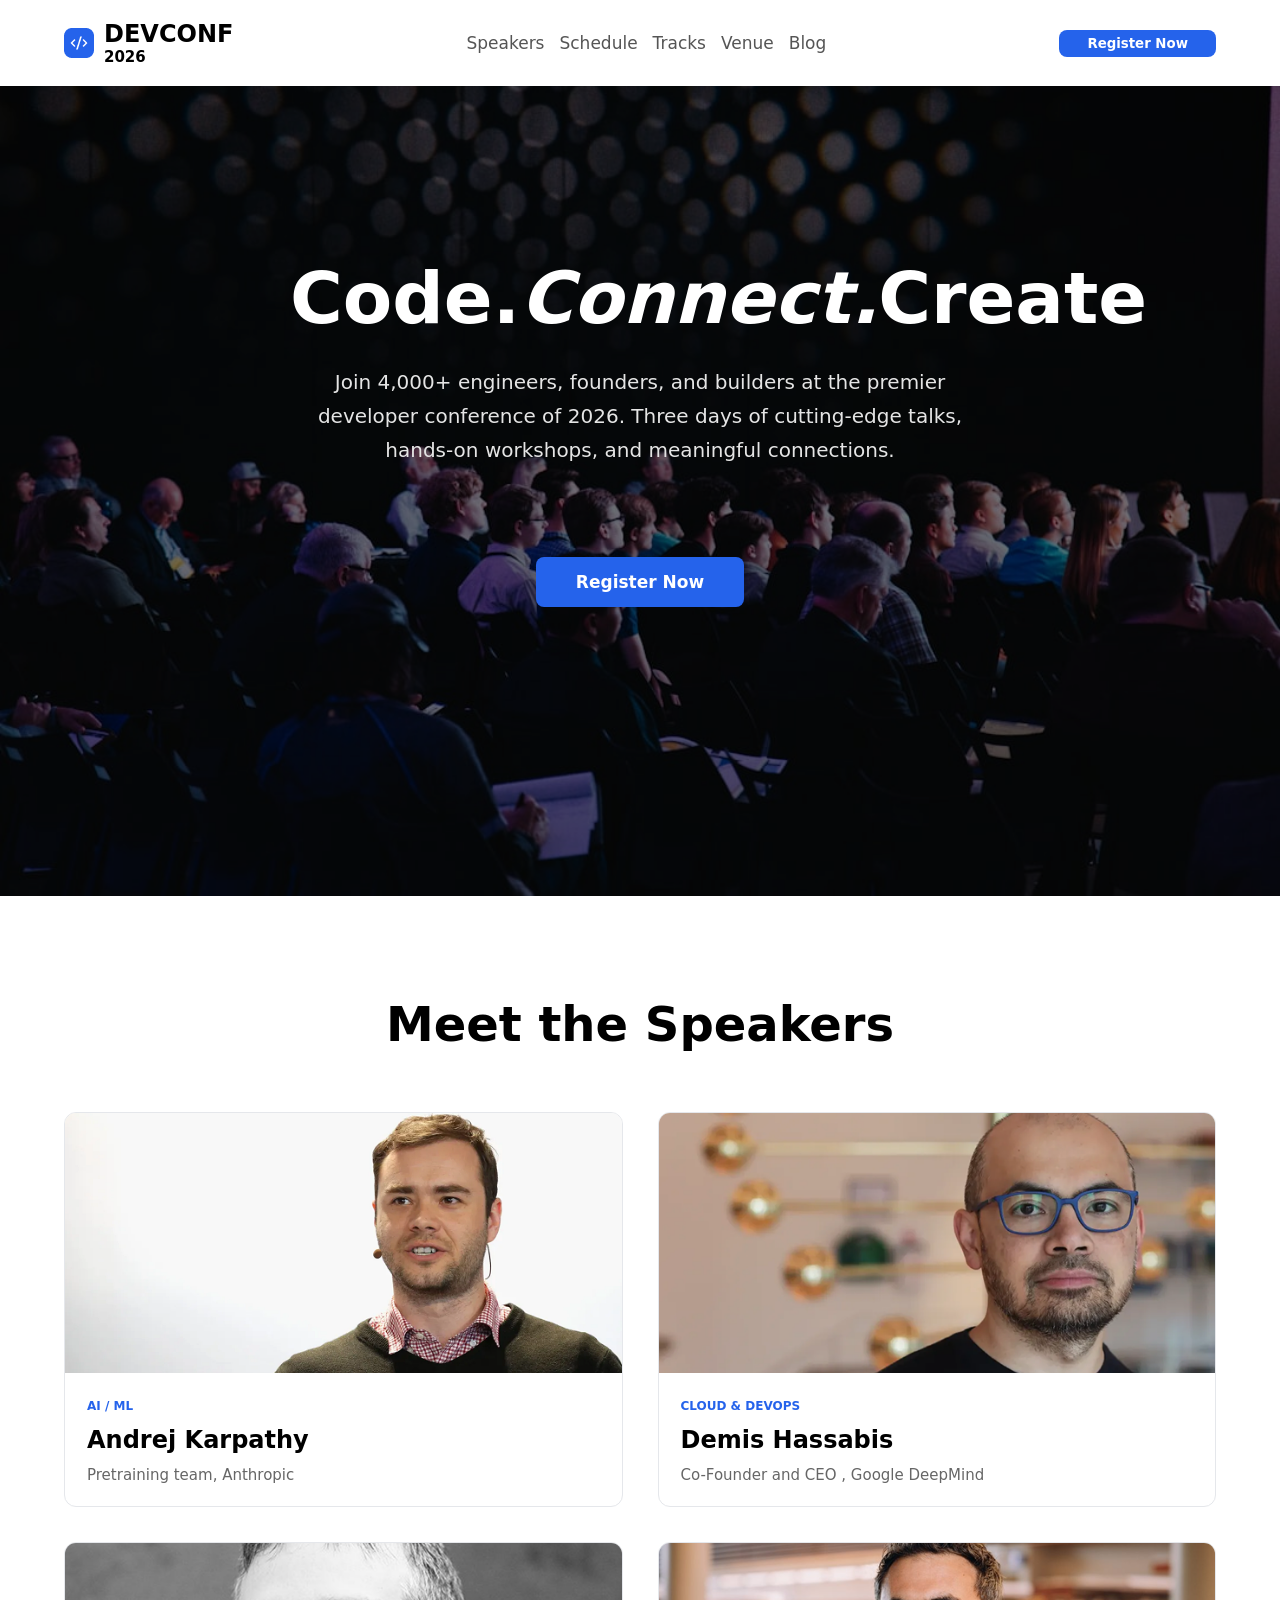
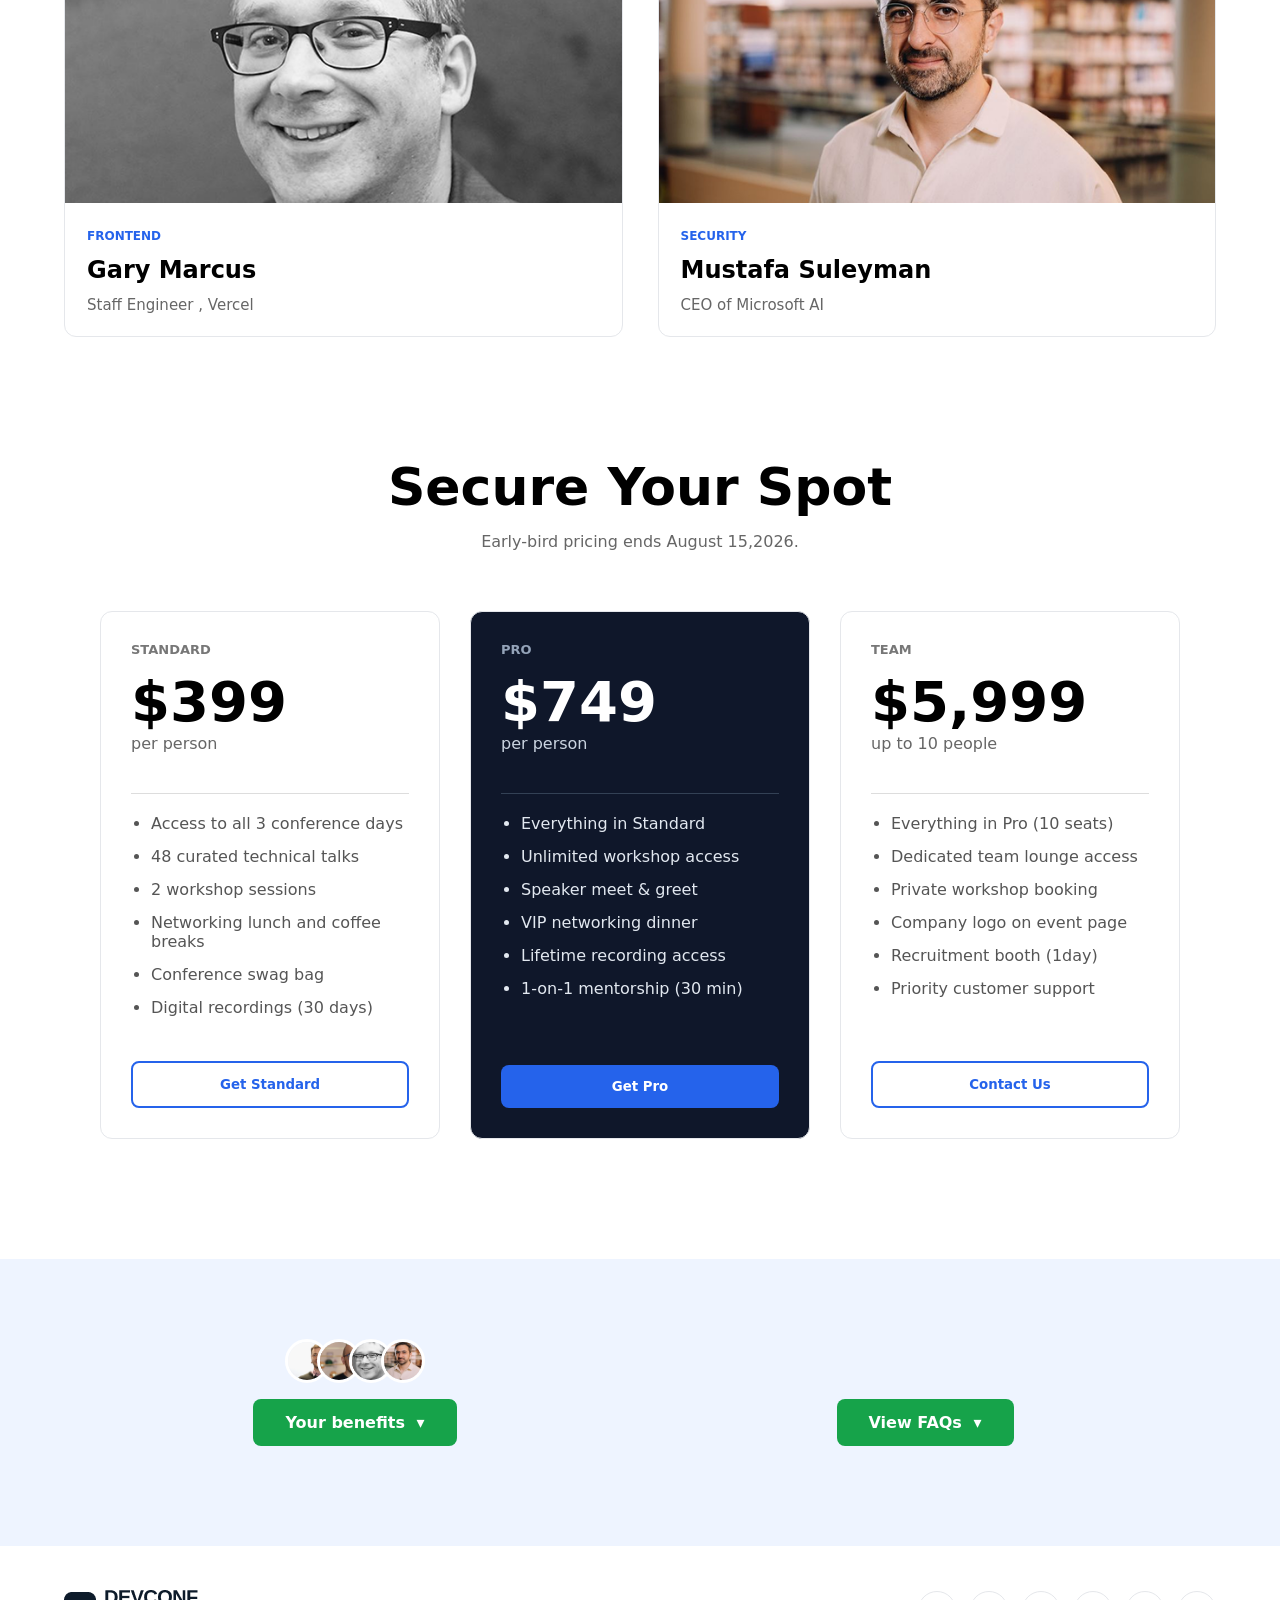
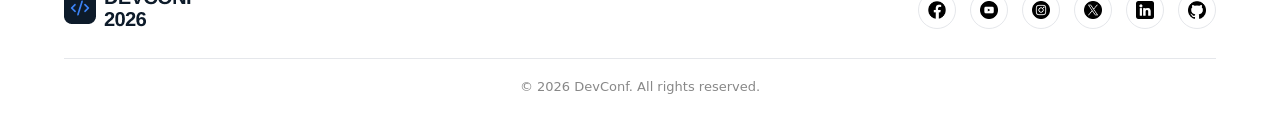
<file: index.html>
<!DOCTYPE html>
<html lang="en">
<head>
    <meta charset="UTF-8">
    <meta name="viewport" content="width=device-width, initial-scale=1.0">
    <title>Document</title>
    <link rel="stylesheet" href="./style.css">
    
</head>
<body>
    <header>
              <nav>
                
                 <div class="logo">
                    <img src="logo-mini.png" alt=":logo pic">

                <!-- <i class="bi bi-code-slash"></i> -->

                <div>
                    <h2>DEVCONF</h2>
                    <p>2026</p>
                </div>

            </div>
                <ul class="nav-middle-elements">
                    <li><a href="speakers.html">Speakers</a></li>
                    <li><a href="schedule.html">Schedule</a></li>
                    <li><a href="tracks.html">Tracks</a></li>
                    <li><a href="venue.html">Venue</a></li>
                    <li><a href="blog.html">Blog</a></li>

                </ul>
                <div ><button class="common-button">Register Now</button></div>
                    
              </nav>
              <section class="banner-parent">
                <div class="banner-child1">
                    <div class="banner-child2">
                          
                          <h1>Code.<em>Connect.</em>Create</h1>
                          <p>
                Join 4,000+ engineers, founders, and builders at the premier
                developer conference of 2026. Three days of cutting-edge talks,
                hands-on workshops, and meaningful connections.
            </p>


                           <button class="banner-button">Register Now</button>
                    </div>
                  
                </div>
              </section >





              <section class="Speakers">
                <h2>Meet the Speakers</h2>
                <div class="speaker1234">
                    <div class="view-speaker">
                        <img src="andrej.png" alt="Picture of Andrej Karpathy">
    
                        <div class="speaker-detail">
                                <span>AI / ML</span>
                                <h3>Andrej Karpathy</h3>
                                <p>Pretraining team, Anthropic</p>


                        </div>
                          
                    </div>
                
                
                 
                    <div class="view-speaker">
                        <img src="demis.png" alt="Picture of Demis Hassabis">
                        <div class="speaker-detail">
                             <span>CLOUD & DEVOPS</span>
                                <h3>Demis Hassabis</h3>
                                <p>Co-Founder and CEO , Google DeepMind</p>

                        </div>
                    </div>
                


                
                    <div class="view-speaker">
                        <img src="gary.png" alt="Picture of Gary Marcus">
                        <div class="speaker-detail">
                             <span>FRONTEND</span>
                                <h3>Gary Marcus</h3>
                                <p>Staff Engineer , Vercel</p>

                        </div>
                    </div>
                

        
                
                    <div class="view-speaker">
                        <img src="mustafa.png" alt="Picture of Mustafa Suleyman">
                        <div class="speaker-detail">
                             <span>SECURITY</span>
                                <h3> Mustafa Suleyman</h3>
                                <p>CEO of Microsoft AI</p>

                        </div>
                    </div>
                </div>



 
              
        
        </section>

        <section class="pricing-cards">
            <h2>Secure Your Spot</h2>
            <p class="attraction">Early-bird pricing ends August 15,2026.</p>
            <div class="pricing-card-parent">
                 <div class="price-card1">
                    <span class="second-span">STANDARD</span>
                    <h3>$399</h3>
                    <p class="people">per person</p>
                    <hr>

                    <!-- ul>li*6 -->
                     <ul>
                        <li>Access to all 3 conference days</li>
                        <li>48 curated technical talks</li>
                        <li>2 workshop sessions</li>
                        <li>Networking lunch and coffee breaks</li>
                        <li>Conference swag bag</li>
                        <li>Digital recordings (30 days)</li>
                     </ul>
                     <button class="number3-button">Get Standard</button>
                 </div>
                 <div class="special-price-card">
                    <span class="second-span">PRO</span>
                    <h3>$749</h3>
                    <p class="people">per person</p>
                    <hr>

                    <ul>
                        <li>Everything in Standard</li>
                        <li>Unlimited workshop access</li>
                        <li>Speaker meet & greet</li>
                        <li>VIP networking dinner</li>
                        <li>Lifetime recording access</li>
                        <li>1-on-1 mentorship (30 min)</li>
                    </ul>

                    <button class="number4-button">Get Pro</button>
                 </div>


                 <div class="price-card2">
                    <span class="second-span">TEAM</span>
                    <h3>$5,999</h3>
                    <p class="people">up to 10 people</p>
                    <hr>

                    <ul>
                        <li>Everything in Pro (10 seats)</li>
                        <li>Dedicated team lounge access</li>   
                        <li>Private workshop booking</li>
                        <li>Company logo on event page</li>
                        <li>Recruitment booth (1day)</li>
                        <li>Priority customer support</li>
                    </ul>

                    <button class="number5-button">Contact Us</button>
                 </div>
            
          </div>
        </section>

     <!-- Placeholder Section  -->


        <section class="benefits-faq-section">
  <div class="two-col-wrapper">

    <div class="col">
      <div class="speaker-strip">
        <img src="andrej.png" alt="Andrej Karpathy">
        <img src="demis.png" alt="Demis Hassabis">
        <img src="gary.png" alt="Gary Marcus">
        <img src="mustafa.png" alt="Mustafa Suleyman">
      </div>
      <input type="checkbox" id="show-adv" class="reveal-toggle">
      <label for="show-adv" class="green-button">Your benefits <span class="arrow">&#9662;</span></label>
      <ul class="adv-list">
        <li class="adv-item">
          <img src="andrej.png" alt="Andrej Karpathy" class="adv-avatar">
          <span>Learn from Andrej Karpathy on the frontier of AI/ML pretraining</span>
        </li>
        <li class="adv-item">
          <img src="demis.png" alt="Demis Hassabis" class="adv-avatar">
          <span>Hear Demis Hassabis, Co-Founder and CEO of Google DeepMind</span>
        </li>
        <li class="adv-item">
          <img src="gary.png" alt="Gary Marcus" class="adv-avatar">
          <span>Get engineering insight from Gary Marcus at Vercel</span>
        </li>
        <li class="adv-item">
          <img src="mustafa.png" alt="Mustafa Suleyman" class="adv-avatar">
          <span>Understand AI safety with Mustafa Suleyman, CEO of Microsoft AI</span>
        </li>
        <li class="adv-item"><span class="num-badge">05</span><span>Network with 4,000+ engineers, founders, and builders</span></li>
        <li class="adv-item"><span class="num-badge">06</span><span>Access 48 curated technical talks across 3 days</span></li>
        <li class="adv-item"><span class="num-badge">07</span><span>Join hands-on workshops led by industry experts</span></li>
        <li class="adv-item"><span class="num-badge">08</span><span>Compete in a 48-hour hackathon with real prizes</span></li>
        <li class="adv-item"><span class="num-badge">09</span><span>Get lifetime recording access with Pro or Team tickets</span></li>
        <li class="adv-item"><span class="num-badge">10</span><span>Meet future co-founders, employers, and collaborators</span></li>
      </ul>
    </div>

    <div class="col">
      <input type="checkbox" id="show-faq" class="reveal-toggle">
      <label for="show-faq" class="green-button faq-button">View FAQs <span class="arrow">&#9662;</span></label>
      <ul class="faq-list">
        <li><strong>Where is DevConf 2026 taking place?</strong><br>Venue details will be shared closer to the event.</li>
        <li><strong>Can I upgrade my ticket after purchase?</strong><br>Yes, email support and we'll adjust the tier for you.</li>
        <li><strong>Are recordings available if I miss a talk?</strong><br>Standard gets 30 days, Pro and Team get lifetime access.</li>
        <li><strong>Is there a student discount?</strong><br>Yes, 40% off Standard with a valid .edu email.</li>
        <li><strong>What's included in a Team ticket?</strong><br>Everything in Pro for up to 10 seats, plus a private lounge and a recruitment booth.</li>
        <li><strong>Can I get a refund if I can't attend?</strong><br>Refunds are available up to 14 days before the event.</li>
        <li><strong>Will there be food provided?</strong><br>Yes, networking lunch and coffee breaks are included with every ticket.</li>
      </ul>
    </div>

  </div>
</section>

<footer class="last-part">
    <div class="footer-parent">
        <div class="logo2">
            <img src="logo.png" alt="DevConf logo">
            
        </div>
    
    <div class="social-links">
        <a href="https://www.facebook.com/"  class="social-icon"> <img src="facebook.png" alt="facebook icon"  width="24" height="24"></a>
        <a href="https://www.youtube.com/"  class="social-icon"><img src="youtube.png" alt="youtube icon"width="24" height="24"> </a>
        <a  href="https://www.instagram.com/"  class="social-icon"><img src="instagram.png"alt="instragram icon" width="24" height="24"></a>
        <a  href="https://x.com/"  class="social-icon"><img src="twitter.png"  alt="twitter icon"  width="24" height="24" > </a>
        <a  href="https://www.linkedin.com/"  class="social-icon"> <img src="linkedin.png" alt="linkedin icon"  width="24" height="24"> </a>
        <a   href="https://github.com/"  class="social-icon"><img src="github.png"  alt="github icon" width="24" height="24"> </a>
      </div>
    </div>
     <hr class="footer-divider">

  <p class="footer-copyright">© 2026 DevConf. All rights reserved.</p>
</footer> 
    </header>
   
</body>
</html>
</file>
<file: style.css>
*{
    margin:0;
    padding:0;
    box-sizing:border-box;
    font-family: 'Segoe UI', system-ui, -apple-system, Arial, sans-serif;
}


nav{

    width:90%;
    max-width:1200px;

    margin:auto;

    display:flex;

    justify-content:space-between;

    align-items:center;

    padding:20px 0;

}

.logo{

    display:flex;
    align-items:center;
    gap:10px;

}

.logo i{

    font-size:34px;
    color:#2563eb;

}

.logo h2{

    font-size:24px;

}

.logo p{

    font-size:15px;
    font-weight:bold;

}


i{
    font-size:30px;
    color:#2563eb;
}
.nav-middle-elements{
    display: flex;
    list-style: none;
    gap:15px;
    
    
}
nav ul li:hover{
    background-color: lightgrey;
}

ul li a{
    text-decoration: none;
     color:#555;
    font-size:17px;
}

.common-button{
     background-color: #2563eb;
    color: white;
    text-decoration: none;
    padding: 6px 28px;
    border-radius: 8px;
    display: inline-block;
    font-weight: 600;
     border:none;
    cursor:pointer;
}
.common-button:hover{
     background-color:grey;
}
.banner-parent{
    height:90vh;
     background-image:url("banner.jpg");

    background-size:cover;

    background-position:center;

    background-repeat:no-repeat;

    position:relative;

}
.banner-child1{
     width:100%;

    height:100%;

    background:rgba(0,0,0,.55);

    display:flex;

    justify-content:center;

    align-items:center;

}
.banner-child2{
    width:700px;
    text-align:center;

    position: relative;
    top: -60px; }
.banner-parent h1{
font-size:72px;

    color:white;

    font-weight:800;

    margin-bottom:25px;

}
.banner-child2 p
{
    color:#e5e5e5;

    font-size:20px;

    line-height:1.7;

    margin-bottom:40px;

}
.banner-button{
      background:#2563eb;

    color:white;

    border:none;

    padding:15px 40px;

    border-radius:8px;

    cursor:pointer;

    font-size:17px;

    font-weight:600;

    transition:.3s;
    margin-top: 50px;

}
.banner-button:hover{
     background:gray;

}
.Speakers{
    width:90%;

    max-width:1200px;

    margin:100px auto;

   

}
    
.Speakers h2{
      text-align:center;

    font-size:48px;

    font-weight:800;

    margin-bottom:60px;

}
.speaker1234{
      display:grid;

    grid-template-columns:repeat(2,1fr);

    gap:35px;
}
.view-speaker{
     border:1px solid #e5e7eb;

    border-radius:12px;

    overflow:hidden;

    transition:.3s;

    background:white;


}

.view-speaker img{
     width:100%;

    height:260px;

    object-fit:cover;

    display:block;
}
.speaker-detail{
    padding:22px;
}
.speaker-detail span{
    color:#2563eb;

    font-size:12px;

    font-weight:700;

    text-transform:uppercase; 
}
.speaker-detail h3{
     margin:12px 0;

    font-size:24px;
}
.speaker-detail p{
      color:#666;

    font-size:15px;
}
.pricing-card-parent{
    display:flex;
    justify-content:center;
    gap:30px;
    align-items:stretch;
}
 .pricing-cards{
   width:90%;
    max-width:1200px;

    margin:120px auto;
 }
 .pricing-cards h2{
text-align:center;

    font-size:52px;

    margin-bottom:15px;
 }
.attraction{
 text-align:center;

    color:#666;

    margin-bottom:60px;
}
.pricing-card-parent{
   display:flex;
    gap:30px;
    justify-content:center;
 flex-wrap:wrap;
}
.price-card1,.price-card2,.special-price-card{
    display:flex;
    flex-direction:column;
    width:340px;
    border:1px solid #e5e7eb;
    border-radius:12px;
    padding:30px;
    background:white;

}


.second-span{

    font-size:13px;

    color:#777;

    font-weight:bold;
}
.price-card1 h3, .special-price-card h3, .price-card2 h3{
    font-size:56px;

    margin-top:12px;
}
.people{
     color:#666;

    margin-bottom:20px;
}
.price-card1 hr,.special-price-card hr, .price-card2 hr{
      margin:20px 0;

  border:none;

    border-top:1px solid #ddd;
}
.price-card1 ul ,.price-card2 ul, .special-price-card ul{
     list-style:disc;

    padding-left:20px;

    margin-bottom:30px;
}

.price-card1 ul li,.price-card2 ul li, .special-price-card ul li{
     margin-bottom:14px;

    color:#555;
}

.number5-button{
     width:100%;

    padding:14px;

    border:2px solid #2563eb;

    background:white;

    color:#2563eb;

    border-radius:8px;

    font-weight:bold;

    cursor:pointer;
}
.number5-button:hover{
     background:#2563eb;

    color:white;
}
.number4-button{
     width:100%;

    padding:14px;

    border:none;

    background:#2563eb;

    color:white;

    border-radius:8px;

    font-weight:bold;

    cursor:pointer;
}
.number4-button:hover{
    background: gray;
}
.special-price-card{
      background:#0f172a;

    color:white;
}
.special-price-card .people{
    color:#cbd5e1; 
}
.special-price-card ul li{
    color:#e2e8f0; 
}
.special-price-card hr{
     border-top:1px solid #334155;
}
.special-price-card .second-span{
     color:#94a3b8;
}
.number3-button,.number4-button, .number5-button{
    margin-top:auto;
}
.number3-button{
    width:100%;
    padding:14px;
    border:2px solid #2563eb;
    background:white;
    color:#2563eb;
    border-radius:8px;
    font-weight:bold;
    cursor:pointer;
}
.number3-button:hover{
    background:#2563eb;
    color:white;
}

/* css styles taken from AI for placeholder section  */


.benefits-faq-section{
  background:#eef4ff;
  padding:80px 0;
}
.two-col-wrapper{
  width:90%; max-width:1100px; margin:auto;
  display:flex; gap:40px; flex-wrap:wrap; align-items:flex-start;
}
.col{ flex:1; min-width:280px; text-align:center; }

.speaker-strip{ display:flex; justify-content:center; margin-bottom:16px; }
.speaker-strip img{
  width:44px; height:44px; border-radius:50%; object-fit:cover;
  border:3px solid white; margin-left:-12px;
}
.speaker-strip img:first-child{ margin-left:0; }

.faq-button{ margin-top:60px; }

.reveal-toggle{ display:none; }
.green-button{
  display:inline-block; background:#16a34a; color:white;
  padding:14px 32px; border-radius:8px; font-weight:700;
  cursor:pointer; font-size:16px; transition:background .2s;
}
.green-button:hover{ background:#15803d; }

.arrow{ display:inline-block; margin-left:6px; transition:transform .3s ease; }
#show-adv:checked + label .arrow,
#show-faq:checked + label .arrow{ transform:rotate(180deg); }

.adv-list, .faq-list{
  list-style:none; max-height:0; overflow:hidden;
  transition:max-height .5s ease; margin-top:20px; padding-left:0;
  text-align:left;
}
.reveal-toggle:checked ~ .adv-list,
.reveal-toggle:checked ~ .faq-list{ max-height:1400px; }

.adv-list li, .faq-list li{
  background:white; border:1px solid #dbeafe; border-radius:8px;
  padding:12px 16px; margin-bottom:8px; color:#333; font-size:14px;
  opacity:0; transform:translateY(6px);
  transition:opacity .35s ease, transform .35s ease;
}
.reveal-toggle:checked ~ .adv-list li,
.reveal-toggle:checked ~ .faq-list li{ opacity:1; transform:translateY(0); }

.adv-list li:nth-child(1), .faq-list li:nth-child(1){ transition-delay:.05s; }
.adv-list li:nth-child(2), .faq-list li:nth-child(2){ transition-delay:.10s; }
.adv-list li:nth-child(3), .faq-list li:nth-child(3){ transition-delay:.15s; }
.adv-list li:nth-child(4), .faq-list li:nth-child(4){ transition-delay:.20s; }
.adv-list li:nth-child(5), .faq-list li:nth-child(5){ transition-delay:.25s; }
.adv-list li:nth-child(6), .faq-list li:nth-child(6){ transition-delay:.30s; }
.adv-list li:nth-child(7), .faq-list li:nth-child(7){ transition-delay:.35s; }
.adv-list li:nth-child(8){ transition-delay:.40s; }
.adv-list li:nth-child(9){ transition-delay:.45s; }
.adv-list li:nth-child(10){ transition-delay:.50s; }

.faq-list li strong{ color:#111; }

.adv-item{ display:flex; align-items:center; gap:10px; }
.adv-avatar{ width:26px; height:26px; border-radius:50%; object-fit:cover; flex-shrink:0; }
.num-badge{
  width:26px; height:26px; border-radius:50%; background:#e5e7eb; color:#555;
  display:flex; align-items:center; justify-content:center;
  font-weight:700; font-size:11px; flex-shrink:0;
}
/* footer css  */
.last-part{
     width:90%;
      max-width:1200px;
      margin:0 auto;
  padding:40px 0 30px;
}
.footer-parent{
     display:flex;
  justify-content:space-between;
  align-items:center;
  flex-wrap:wrap;
  gap:16px;
  padding-bottom:24px;
}
.social-links{
  display:flex;
  gap:14px;
  margin-left:auto;
}
.social-icon{
  width:38px;
  height:38px;
  border-radius:50%;
  border:1px solid #e5e7eb;
  display:flex;
  align-items:center;
  justify-content:center;
  transition:background .2s, border-color .2s;
}
.social-icon img{
     width:18px;
  height:18px;
  object-fit:contain;
}
.social-icon:hover{
  background:#2563eb;
  border-color:#2563eb;
}
.footer-divider{
  border:none;
  border-top:1px solid #e5e7eb;
  margin:0 0 20px;
}

.footer-copyright{
  text-align:center;
  font-size:13px;
  color:#888;
}
</file>
